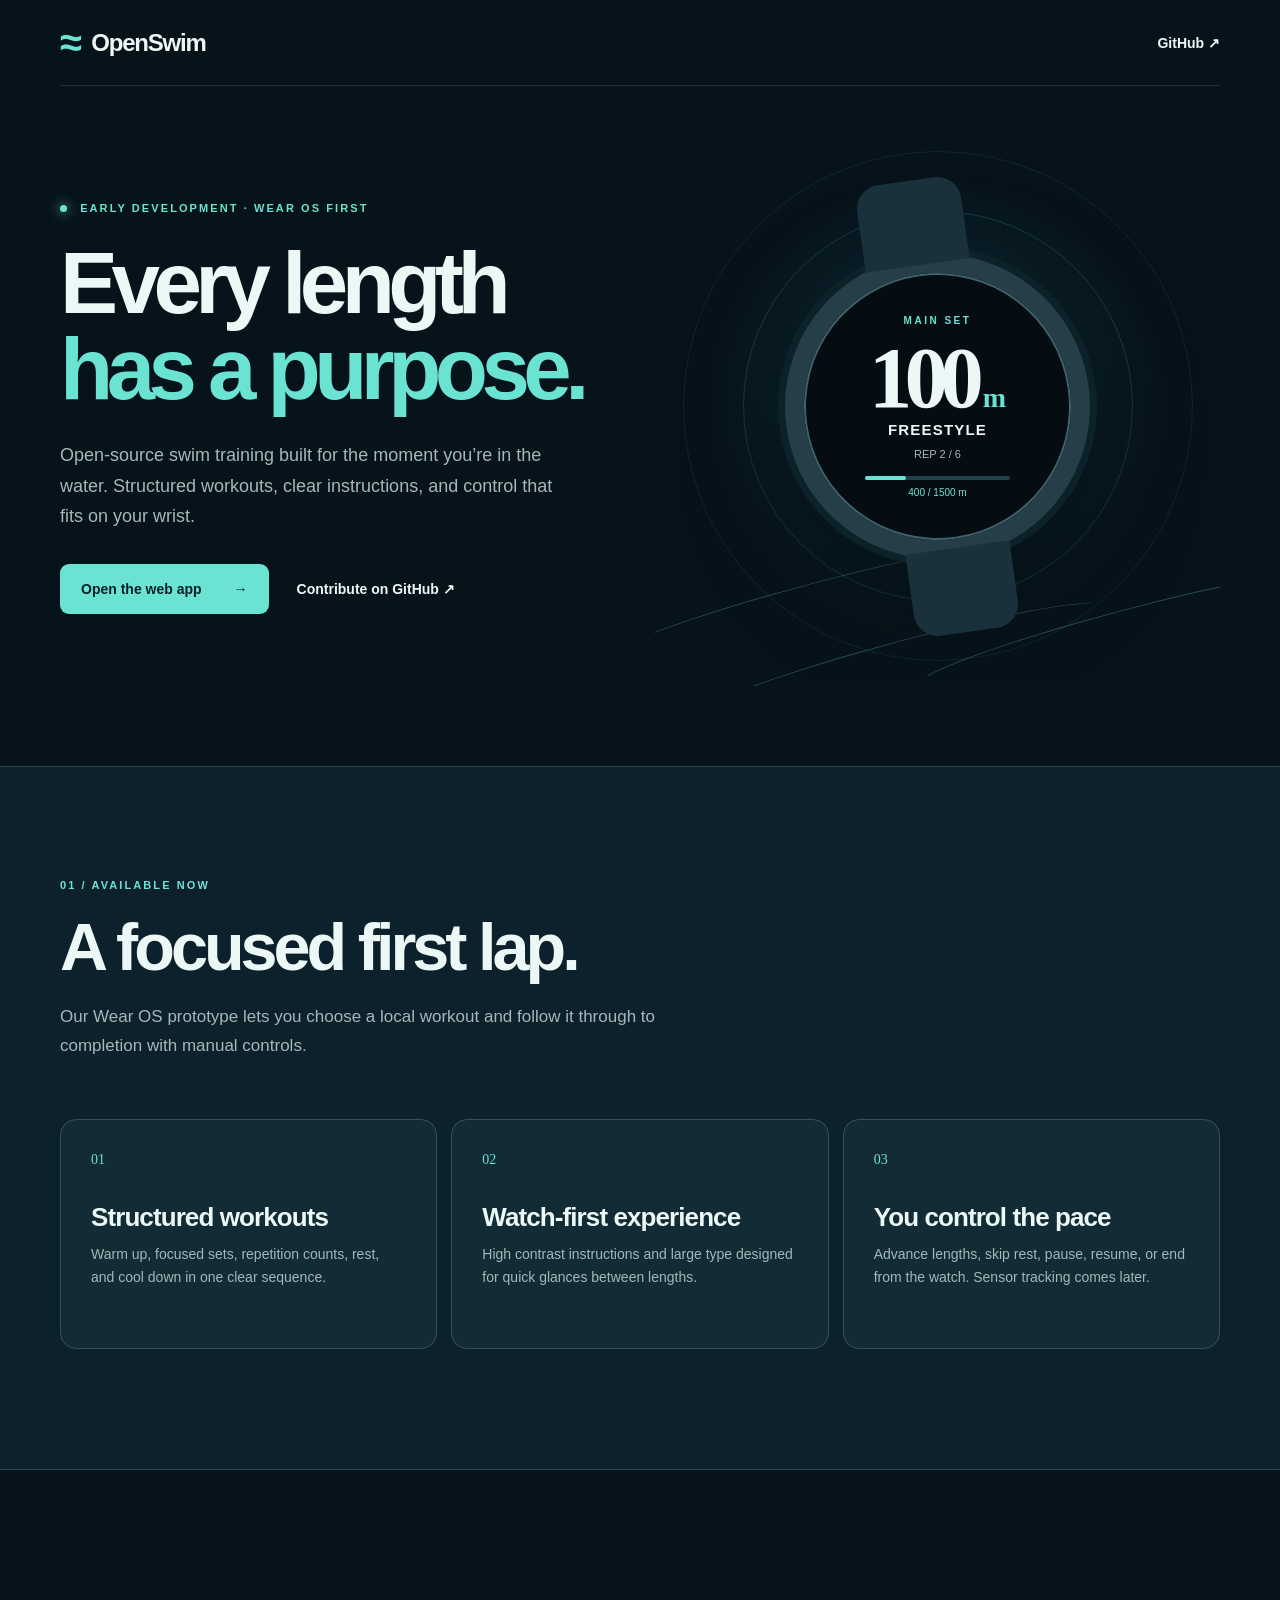
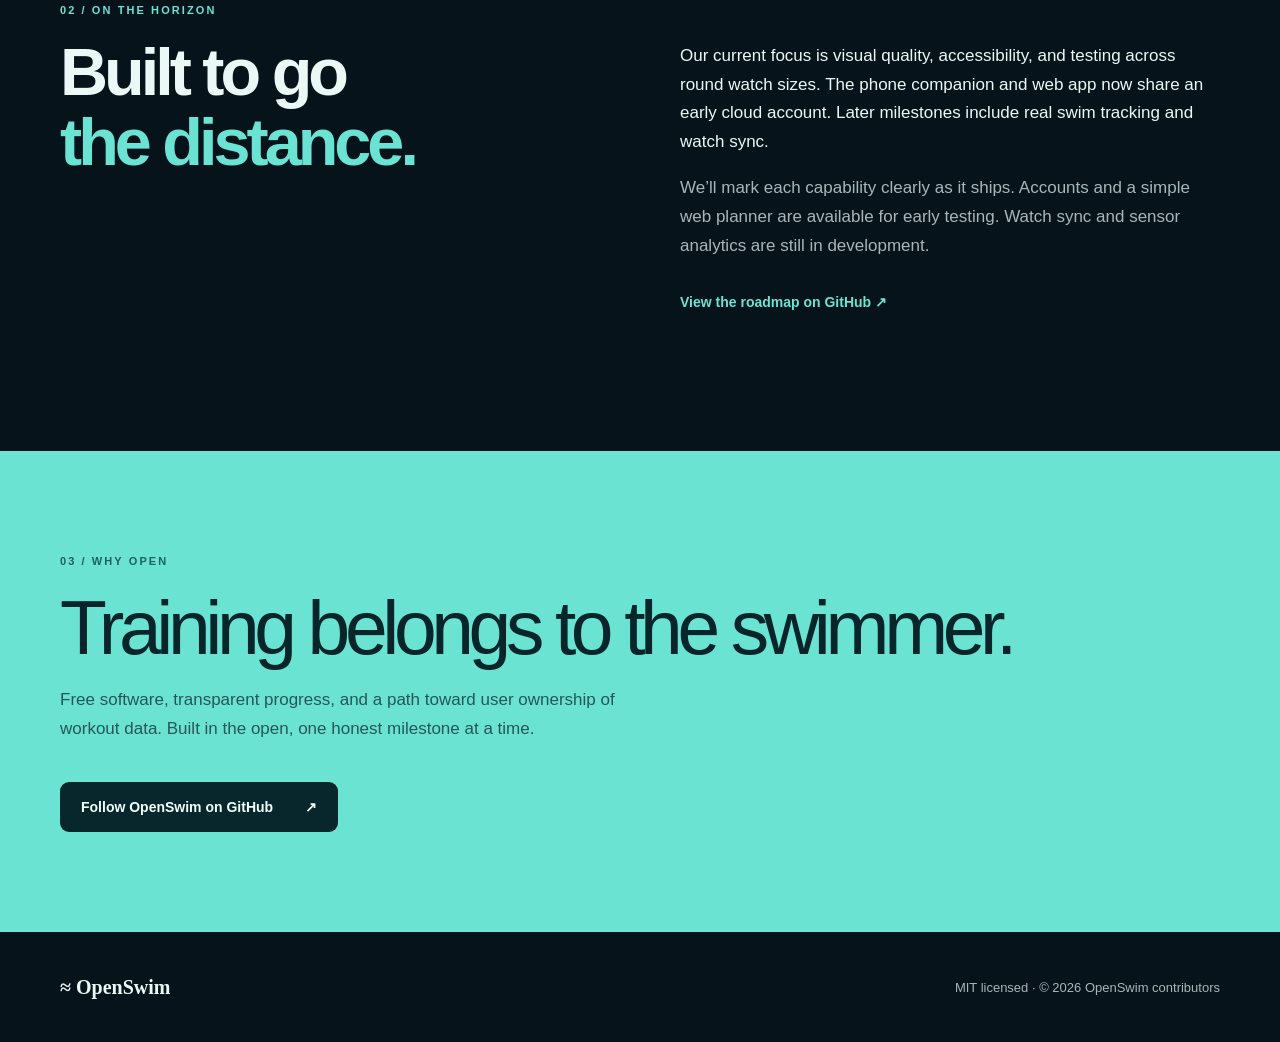
<file: website/index.html>
<!doctype html>
<html lang="en">
<head>
  <meta charset="utf-8">
  <meta name="viewport" content="width=device-width, initial-scale=1">
  <meta name="theme-color" content="#07131b">
  <meta name="description" content="OpenSwim is a free, open-source swim workout project. Wear OS first.">
  <title>OpenSwim — Train with clarity</title>
  <link rel="stylesheet" href="styles.css">
</head>
<body>
  <header class="topbar wrap"><a class="brand" href="#top"><span class="mark">≈</span> OpenSwim</a><a class="toplink" href="https://github.com/Danielbunckenburg/openswim">GitHub ↗</a></header>
  <main id="top">
    <section class="hero wrap">
      <div class="hero-copy"><span class="eyebrow"><span class="dot"></span> EARLY DEVELOPMENT · WEAR OS FIRST</span><h1>Every length<br><em>has a purpose.</em></h1><p>Open-source swim training built for the moment you’re in the water. Structured workouts, clear instructions, and control that fits on your wrist.</p><div class="hero-actions"><a class="button" href="app.html">Open the web app <span>→</span></a><a class="text-link" href="https://github.com/Danielbunckenburg/openswim">Contribute on GitHub ↗</a></div></div>
      <div class="watch-scene" aria-label="Illustration of OpenSwim workout on a round watch"><div class="orbit orbit-one"></div><div class="orbit orbit-two"></div><div class="watch"><div class="watch-face"><small>MAIN SET</small><strong>100<span>m</span></strong><b>FREESTYLE</b><i>REP 2 / 6</i><div class="watch-progress"><span></span></div><footer>400 / 1500 m</footer></div></div><div class="waterline line-one"></div><div class="waterline line-two"></div><div class="waterline line-three"></div></div>
    </section>
    <section class="status" id="today"><div class="wrap"><span class="eyebrow">01 / AVAILABLE NOW</span><h2>A focused first lap.</h2><p>Our Wear OS prototype lets you choose a local workout and follow it through to completion with manual controls.</p><div class="feature-grid"><article><span class="feature-no">01</span><h3>Structured workouts</h3><p>Warm up, focused sets, repetition counts, rest, and cool down in one clear sequence.</p></article><article><span class="feature-no">02</span><h3>Watch-first experience</h3><p>High contrast instructions and large type designed for quick glances between lengths.</p></article><article><span class="feature-no">03</span><h3>You control the pace</h3><p>Advance lengths, skip rest, pause, resume, or end from the watch. Sensor tracking comes later.</p></article></div></div></section>
    <section class="future wrap"><div><span class="eyebrow">02 / ON THE HORIZON</span><h2>Built to go<br><em>the distance.</em></h2></div><div class="future-copy"><p>Our current focus is visual quality, accessibility, and testing across round watch sizes. The phone companion and web app now share an early cloud account. Later milestones include real swim tracking and watch sync.</p><p>We’ll mark each capability clearly as it ships. Accounts and a simple web planner are available for early testing. Watch sync and sensor analytics are still in development.</p><a class="text-link" href="https://github.com/Danielbunckenburg/openswim/blob/main/ROADMAP.md">View the roadmap on GitHub ↗</a></div></section>
    <section class="manifesto"><div class="wrap"><span class="eyebrow">03 / WHY OPEN</span><blockquote>Training belongs to the swimmer.</blockquote><p>Free software, transparent progress, and a path toward user ownership of workout data. Built in the open, one honest milestone at a time.</p><a class="button" href="https://github.com/Danielbunckenburg/openswim">Follow OpenSwim on GitHub <span>↗</span></a></div></section>
  </main>
  <footer class="site-footer wrap"><span>≈ OpenSwim</span><span>MIT licensed · © 2026 OpenSwim contributors</span></footer>
</body>
</html>
</file>
<file: website/styles.css>
:root{color-scheme:dark;--bg:#07131b;--panel:#102631;--ink:#ecf8f5;--muted:#a5b8b8;--aqua:#6be3d2;--line:#2a4650}*{box-sizing:border-box}html{scroll-behavior:smooth}body{margin:0;background:var(--bg);color:var(--ink);font-family:'DM Sans',sans-serif}a{color:inherit;text-decoration:none}.wrap{width:min(1160px,calc(100% - 48px));margin:auto}.topbar{height:86px;display:flex;justify-content:space-between;align-items:center;border-bottom:1px solid #ffffff1c}.brand{font-family:Outfit,sans-serif;font-size:24px;font-weight:700;letter-spacing:-.05em}.mark{display:inline-block;color:var(--aqua);font-size:40px;vertical-align:-5px;line-height:0;margin-right:5px}.toplink,.text-link{font-size:14px;font-weight:700}.toplink:hover,.text-link:hover{color:var(--aqua)}.hero{min-height:650px;display:grid;grid-template-columns:1fr 1fr;align-items:center;gap:30px;padding-top:40px;padding-bottom:80px}.hero-copy{position:relative;z-index:2}.eyebrow{color:var(--aqua);font-size:11px;font-weight:700;letter-spacing:.19em}.dot{display:inline-block;width:7px;height:7px;border-radius:50%;background:var(--aqua);box-shadow:0 0 12px var(--aqua);margin-right:8px}h1,h2,h3,blockquote{font-family:Outfit,sans-serif}h1{font-size:clamp(58px,6.8vw,100px);letter-spacing:-.075em;line-height:.99;margin:24px 0 28px;font-weight:600}h1 em,h2 em{color:var(--aqua);font-style:normal}.hero p{max-width:510px;color:var(--muted);font-size:18px;line-height:1.7}.hero-actions{display:flex;align-items:center;gap:28px;flex-wrap:wrap;margin-top:32px}.button{display:inline-flex;align-items:center;gap:32px;background:var(--aqua);color:#052026;padding:17px 21px;border-radius:9px;font-weight:700;font-size:14px;transition:transform .2s,background .2s}.button:hover{transform:translateY(-3px);background:#9cf5e8}.watch-scene{height:560px;position:relative;display:grid;place-items:center;overflow:hidden;background:radial-gradient(circle,#13526588 0%,transparent 57%)}.orbit{position:absolute;border:1px solid #3c9a9b42;border-radius:50%;width:390px;height:390px}.orbit-two{width:510px;height:510px;border-color:#3c9a9b22}.watch{position:relative;width:305px;height:305px;border:19px solid #263e48;border-radius:50%;background:#060d12;box-shadow:0 0 0 7px #0d2129,0 35px 100px #0008,inset 0 0 0 2px #40626b;transform:rotate(-8deg);z-index:1}.watch:before,.watch:after{content:"";position:absolute;background:#1a303b;width:105px;height:85px;left:81px;z-index:-1}.watch:before{top:-94px;border-radius:24px 24px 0 0}.watch:after{bottom:-94px;border-radius:0 0 24px 24px}.watch-face{height:100%;display:flex;flex-direction:column;align-items:center;justify-content:center;transform:rotate(8deg)}.watch-face small{font-size:10px;letter-spacing:.25em;color:var(--aqua);font-weight:700}.watch-face strong{font-family:Outfit;font-size:87px;letter-spacing:-.09em;line-height:1;margin-top:8px}.watch-face strong span{font-size:28px;letter-spacing:0;color:var(--aqua);margin-left:7px}.watch-face b{font-size:15px;letter-spacing:.08em}.watch-face i{font-style:normal;color:var(--muted);font-size:11px;margin-top:10px}.watch-progress{height:4px;width:145px;background:#21414a;border-radius:4px;margin-top:16px}.watch-progress span{display:block;width:28%;height:100%;border-radius:4px;background:var(--aqua)}.watch-face footer{font-size:10px;color:var(--aqua);margin-top:7px}.waterline{position:absolute;width:75%;height:40px;border:1px solid #7de9e044;border-color:#7de9e044 transparent transparent;border-radius:50%;transform:rotate(-15deg)}.line-one{bottom:62px;left:-10%}.line-two{bottom:35px;right:-20%}.line-three{bottom:5px;left:6%}.status{padding:108px 0 120px;background:#0c212b;border-top:1px solid var(--line);border-bottom:1px solid var(--line)}h2{font-size:clamp(44px,5.2vw,72px);letter-spacing:-.06em;line-height:1.05;font-weight:600;margin:20px 0}.status>.wrap>p,.future-copy p,.manifesto p{color:var(--muted);font-size:17px;line-height:1.7;max-width:610px}.feature-grid{display:grid;grid-template-columns:repeat(3,1fr);gap:14px;margin-top:58px}.feature-grid article{border:1px solid #33515a;background:#122b35;border-radius:16px;padding:30px;min-height:230px}.feature-no{font-family:Outfit;font-size:14px;color:var(--aqua)}h3{font-size:26px;letter-spacing:-.035em;margin:34px 0 10px}.feature-grid p{color:var(--muted);font-size:14px;line-height:1.65;margin:0}.future{padding-top:130px;padding-bottom:140px;display:grid;grid-template-columns:1fr 1fr;gap:80px}.future-copy{padding-top:25px}.future-copy p:first-child{color:var(--ink)}.future-copy .text-link{display:inline-block;margin-top:16px;color:var(--aqua)}.manifesto{background:#6be3d2;color:#07252a;padding:100px 0}.manifesto .eyebrow{color:#1d6162}.manifesto blockquote{font-size:clamp(52px,6vw,84px);letter-spacing:-.07em;line-height:1;margin:20px 0}.manifesto p{color:#24575a;max-width:600px}.manifesto .button{background:#08272d;color:#effffb;margin-top:22px}.site-footer{min-height:110px;display:flex;align-items:center;justify-content:space-between;color:var(--muted);font-size:13px}.site-footer span:first-child{font-family:Outfit;font-size:20px;font-weight:700;color:var(--ink)}@media(max-width:760px){.hero{grid-template-columns:1fr;padding-top:70px}.watch-scene{height:390px;order:-1}.watch{transform:scale(.78) rotate(-8deg)}.hero-copy{padding-bottom:15px}.feature-grid{grid-template-columns:1fr}.feature-grid article{min-height:0}.future{grid-template-columns:1fr;gap:5px;padding-top:90px;padding-bottom:95px}.status{padding:85px 0}.site-footer{gap:20px;flex-wrap:wrap;padding:30px 0}h1{font-size:60px}}@media(max-width:440px){.wrap{width:min(100% - 34px,1160px)}.hero-actions{gap:20px}.watch-scene{margin:0 -17px}.watch{transform:scale(.68) rotate(-8deg)}}
</file>
